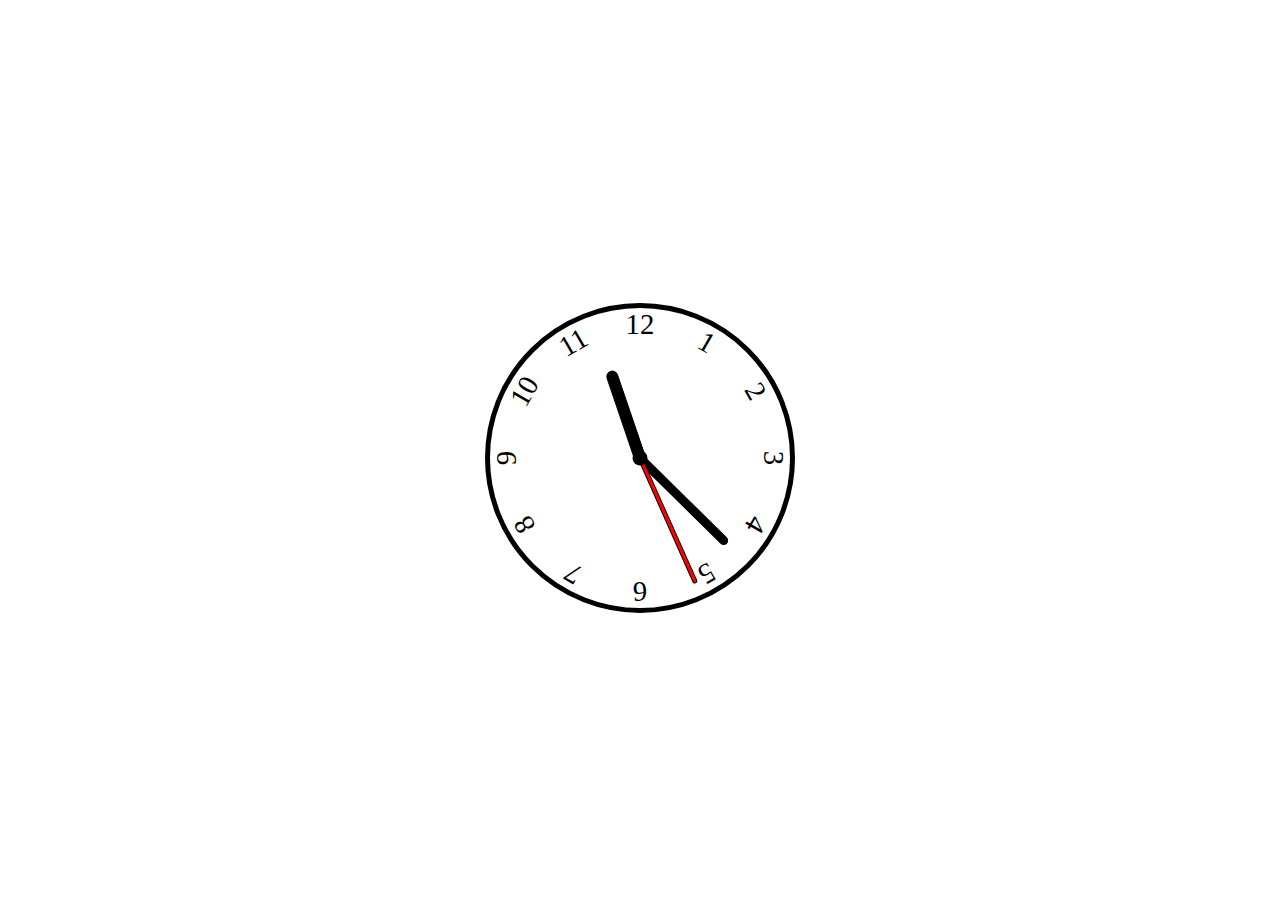
<file: small_projects_for_beginners_using_Html-Css-Js/clock/index.html>
<!DOCTYPE html>
<html lang="en">
  <head>
    <meta charset="UTF-8" />
    <meta http-equiv="X-UA-Compatible" content="IE=edge" />
    <meta name="viewport" content="width=device-width, initial-scale=1.0" />
    <link rel="icon" href="tytol2.svg" type="image/x-icon" />
    <link rel="stylesheet" href="style1.css" />
    <title>Clock</title>
  </head>
  <body>
    <div class="clock">
      <div class="hand hour" data-hour-hand></div>
      <div class="hand minute" data-minute-hand></div>
      <div class="hand second" data-second-hand></div>
      <div class="number number1">1</div>
      <div class="number number2">2</div>
      <div class="number number3">3</div>
      <div class="number number4">4</div>
      <div class="number number5">5</div>
      <div class="number number6">6</div>
      <div class="number number7">7</div>
      <div class="number number8">8</div>
      <div class="number number9">9</div>
      <div class="number number10">10</div>
      <div class="number number11">11</div>
      <div class="number number12">12</div>
    </div>
    <script src="main.js"></script>
  </body>
</html>
</file>
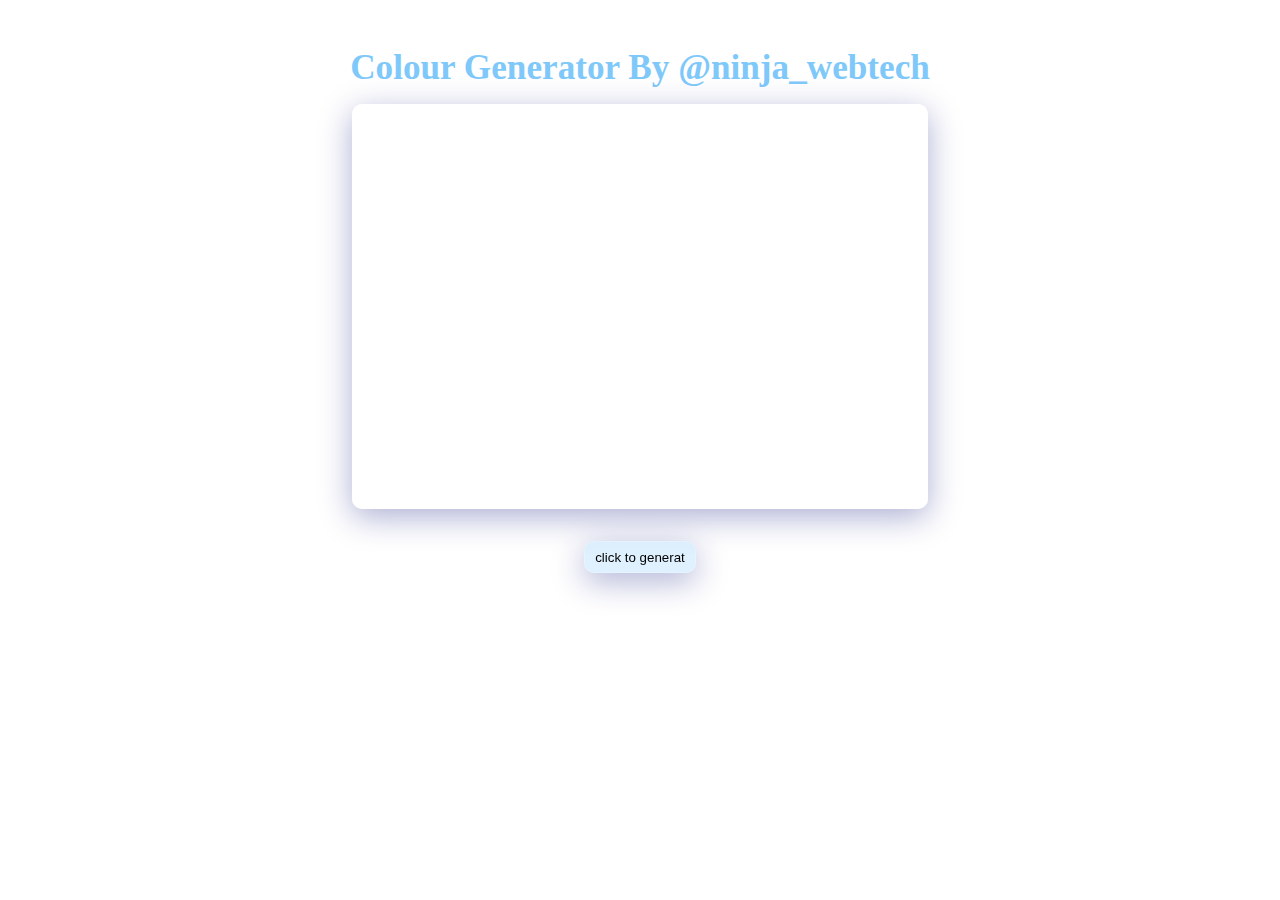
<file: small_projects_for_beginners_using_Html-Css-Js/color genreter/index.html>
<!DOCTYPE html>
<html lang="en">
<head>
    <meta charset="UTF-8">
    <meta http-equiv="X-UA-Compatible" content="IE=edge">
    <meta name="viewport" content="width=device-width, initial-scale=1.0">
    <link rel="stylesheet" href="css/style.css">
    
    <title>colours generator</title>
</head>
<body>
    <h1>Colour Generator By @ninja_webtech</h1>
    <div id="colordiv">

    </div>
    <button id="btn">click to generat</button>
    <script src="js/app.js"></script>
</body>
</html>
</file>
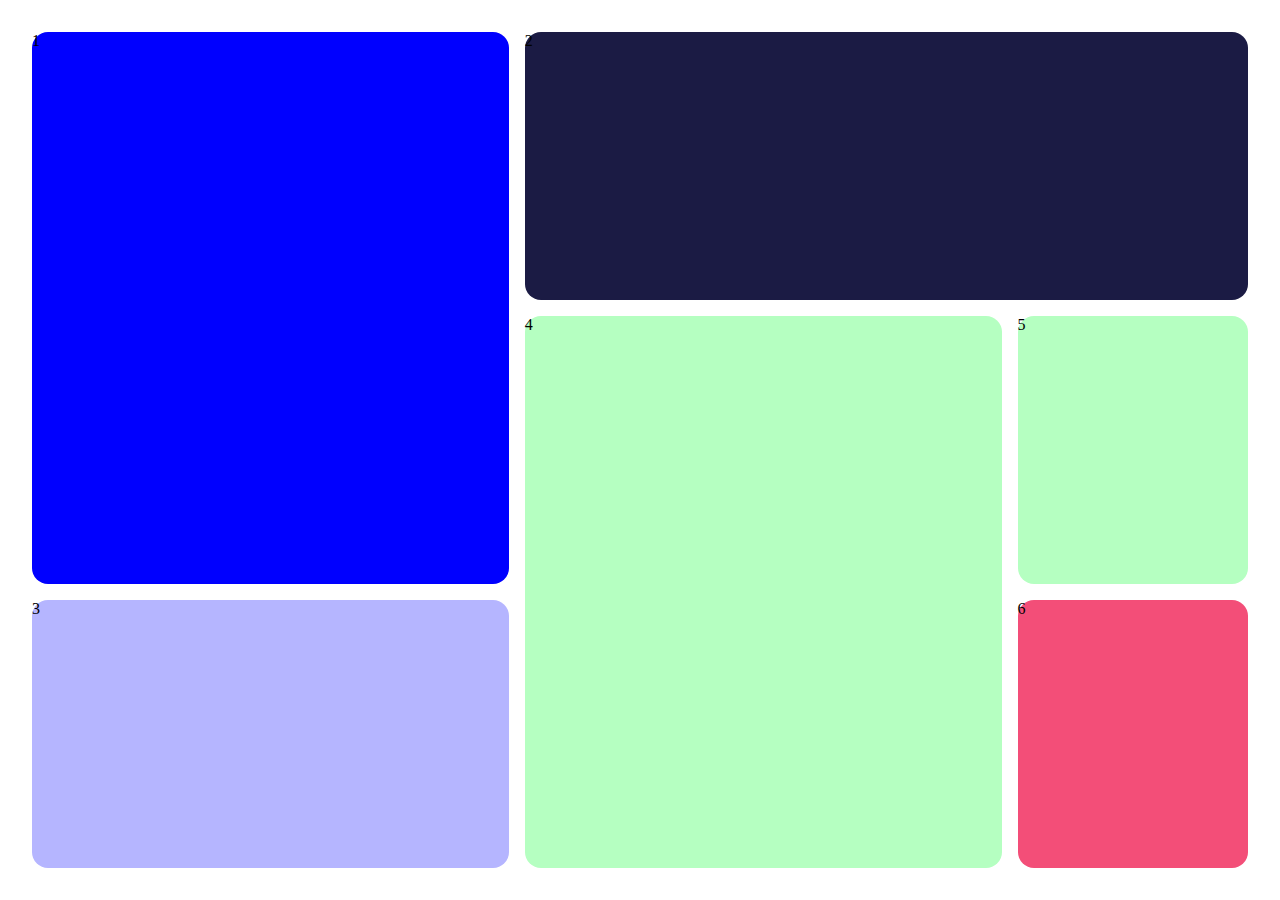
<file: small_projects_for_beginners_using_Html-Css-Js/css grid practice project/index.html>
<!DOCTYPE html>
<html lang="en">
  <head>
    <meta charset="UTF-8" />
    <meta http-equiv="X-UA-Compatible" content="IE=edge" />
    <meta name="viewport" content="width=device-width, initial-scale=1.0" />
    <link rel="stylesheet" href="style.css" />
    <title>css grid practice project</title>
  </head>
  <body>
    <div class="grid">
      <div class="item item1">1</div>
      <div class="item item2">2</div>
      <div class="item item3">3</div>
      <div class="item item4">4</div>
      <div class="item item5">5</div>
      <div class="item item6">6</div>
      <!-- <div class="item item7">7</div>
        <div class="item item8">8</div>
        <div class="item item9">9</div>
        <div class="item item10">10</div>
        <div class="item item11">11</div>
        <div class="item item12">12</div>
        <div class="item item13">13</div>
        <div class="item item14">14</div>
        <div class="item item15">15</div> -->
    </div>
  </body>
</html>
</file>
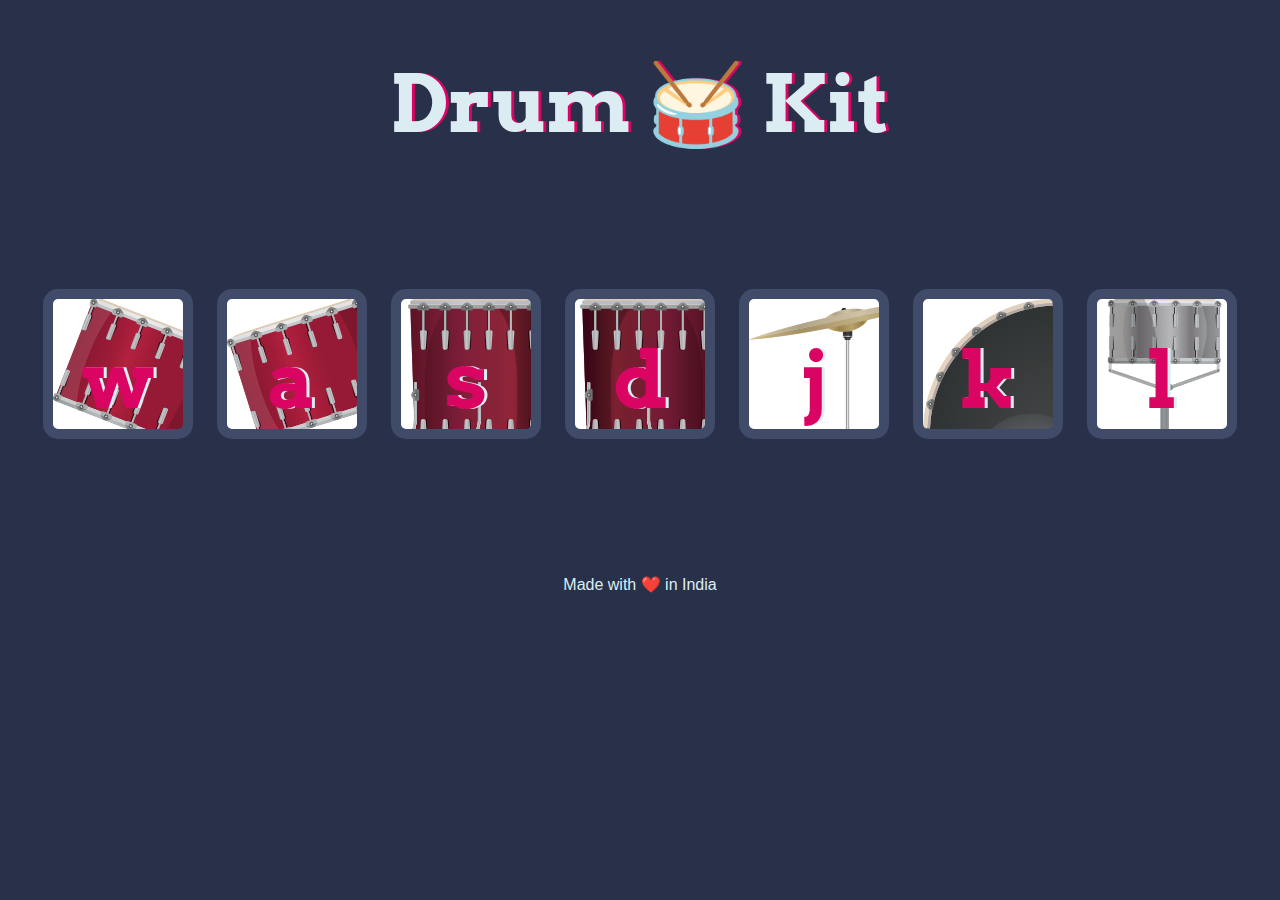
<file: small_projects_for_beginners_using_Html-Css-Js/Drum_Kit/index.html>
<!DOCTYPE html>
<html lang="en" dir="ltr">

<head>
  <meta charset="utf-8">
  <title>Drum Kit</title>
  <link rel="stylesheet" href="styles.css">
  <link href="https://fonts.googleapis.com/css?family=Arvo" rel="stylesheet">
</head>

<body>

  <h1 id="title">Drum 🥁 Kit</h1>
  <div class="set">
    <button class="w drum classname">w</button>
    <button class="a drum classname">a</button>
    <button class="s drum classname">s</button>
    <button class="d drum classname">d</button>
    <button class="j drum classname">j</button>
    <button class="k drum classname">k</button>
    <button class="l drum classname">l</button>
  </div>


  <footer>
    Made with ❤️ in India
  </footer>
  <script src="index.js"></script>
</body>

</html>
</file>
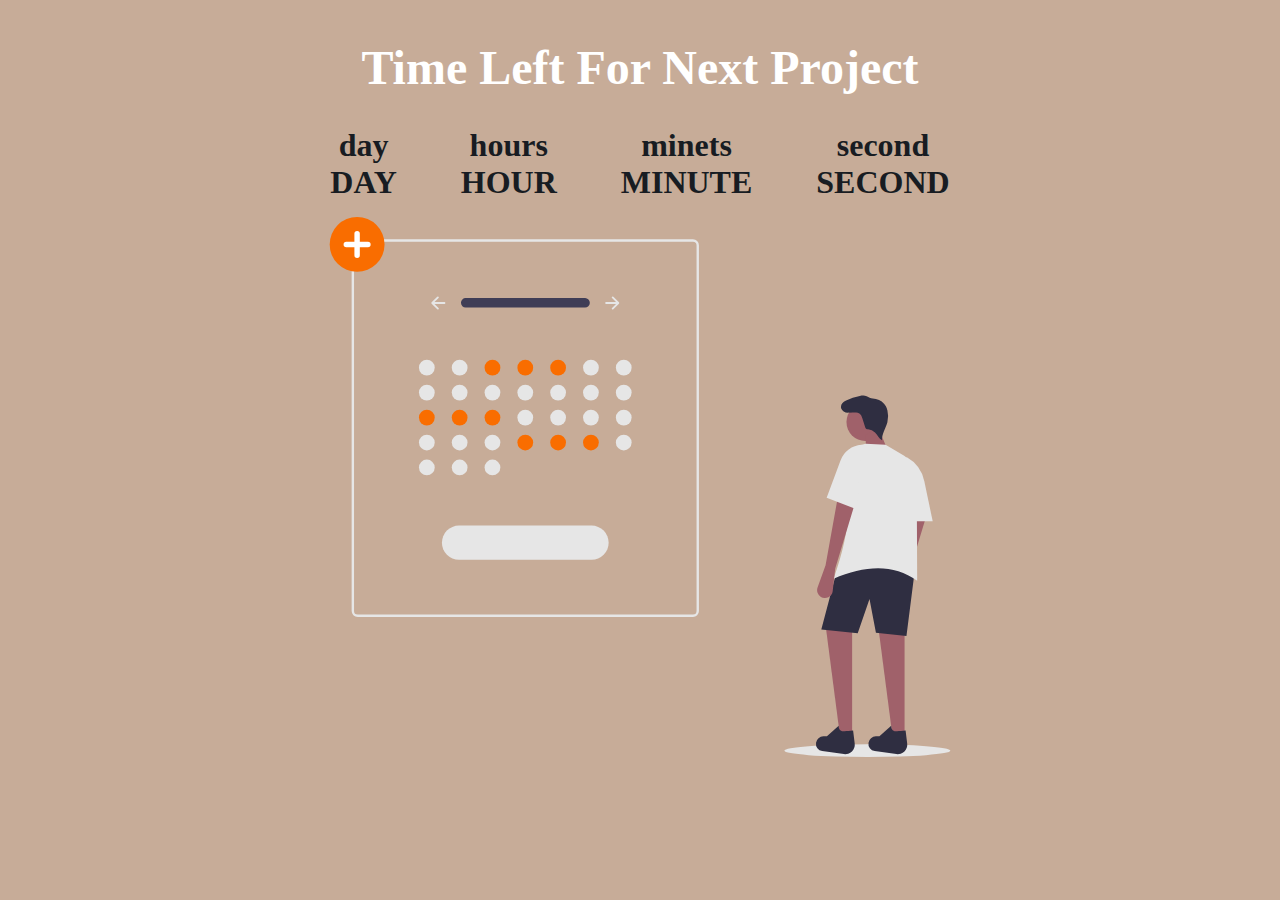
<file: small_projects_for_beginners_using_Html-Css-Js/project time management/index.html>
<!DOCTYPE html>
<html lang="en">
<head>
    <meta charset="UTF-8">
    <meta http-equiv="X-UA-Compatible" content="IE=edge">
    <meta name="viewport" content="width=device-width, initial-scale=1.0">
    <title>Dead line</title>
    <link rel = "icon" href ="tytol.svg" type = "image/x-icon">
    <link rel="stylesheet" href="style.css">
</head>
<body>
    <section>
            <div>
                <h1>Time left for Next Project</h1>
            </div>
            <div class="main-time">
            <div>
                <h3 class="day">day</h3>
                <h3>DAY</h3>

            </div>
            <div>
                <h3 class="hours">hours</h3>
                <h3>HOUR</h3>

            </div>
            <div>
                <h3 class="minets">minets</h3>
                <h3>MINUTE</h3>

            </div>
            <div>
                <h3 class="second">second</h3>
                <h3>SECOND</h3>

            </div>
        </div>
            <figure>
                <img src="main2.svg" alt="main image">
            </figure>
    </section>
    <script src="app.js"></script>
</body>
</html>
</file>
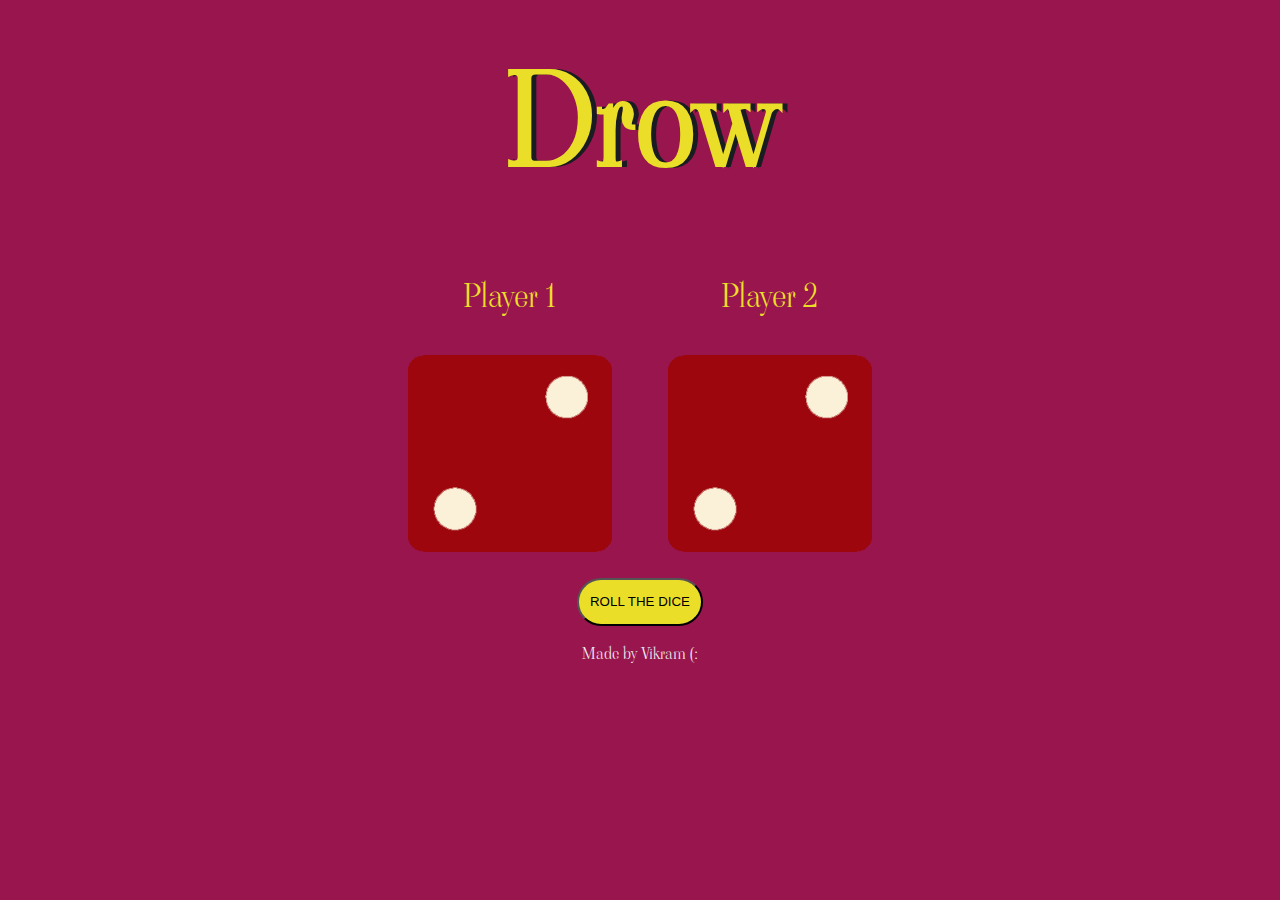
<file: small_projects_for_beginners_using_Html-Css-Js/Dicee Game/dicee.html>
<!DOCTYPE html>
<html lang="en" dir="ltr">
  <head>
    <meta charset="utf-8">
    <title>Dicee</title>
    <link rel="stylesheet" href="styles.css">
    <link rel = "icon" href ="images/di.png" type = "image/x-icon">
  </head>
  <body>

    <div class="container">
      <h1>Refresh Me</h1>

      <div class="dice">
        <p>Player 1</p>
        <img class="img1 image360" src="images/dice6.png">
      </div>
      
      <div class="dice">
        <p>Player 2</p>
        <img class="img2 image360" src="images/dice6.png">
      </div>

    </div>

    <button type="submit" onClick="refreshPage()">roll the dice</button>
<script src="main.js"></script>
  </body>

  <footer>
   Made by Vikram (: 
  </footer>
</html>
</file>
<file: small_projects_for_beginners_using_Html-Css-Js/clock/style1.css>
body {
  background: #ffffff;
  display: flex;
  justify-content: center;
  align-items: center;
  min-height: 100vh;
  overflow: hidden;
}

.clock {
  width: 300px;
  height: 300px;
  background: transparent;
  border-radius: 50%;
  border: 5px solid black;
  position: relative;
}

.clock .number {
  --rotation: 0;
  position: absolute;
  width: 100%;
  height: 100%;
  text-align: center;
  transform: rotate(var(--rotation));
  font-size: 1.8rem;
}

.clock .number1 {
  --rotation: 30deg;
}
.clock .number2 {
  --rotation: 60deg;
}
.clock .number3 {
  --rotation: 90deg;
}
.clock .number4 {
  --rotation: 120deg;
}
.clock .number5 {
  --rotation: 150deg;
}
.clock .number6 {
  --rotation: 180deg;
}
.clock .number7 {
  --rotation: 210deg;
}
.clock .number8 {
  --rotation: 240deg;
}
.clock .number9 {
  --rotation: 270deg;
}
.clock .number10 {
  --rotation: 300deg;
}
.clock .number11 {
  --rotation: 330deg;
}

.clock .hand {
  --rotation: 0;
  position: absolute;
  bottom: 50%;
  left: 50%;
  border: 1px solid rgb(0, 0, 0);
  border-top-left-radius: 10px;
  border-top-right-radius: 10px;
  transform-origin: bottom;
  z-index: 10;
  transform: translateX(-50%) rotate(calc(var(--rotation) * 1deg));
}

.clock::after {
  content: "";
  position: absolute;
  background-color: black;
  z-index: 11;
  width: 15px;
  height: 15px;
  top: 50%;
  left: 50%;
  transform: translate(-50%, -50%);
  border-radius: 50%;
}

.clock .hand.second {
  width: 3px;
  height: 45%;
  background-color: red;
}

.clock .hand.minute {
  width: 7px;
  height: 40%;
  background-color: black;
}

.clock .hand.hour {
  width: 10px;
  height: 30%;
  background-color: black;
}
</file>
<file: small_projects_for_beginners_using_Html-Css-Js/color genreter/css/style.css>
* {
  padding: 0;
  margin: 0;
  -webkit-box-sizing: border-box;
          box-sizing: border-box;
}

body {
  background-color: white;
  display: -webkit-box;
  display: -ms-flexbox;
  display: flex;
  -webkit-box-align: center;
      -ms-flex-align: center;
          align-items: center;
  -webkit-box-pack: center;
      -ms-flex-pack: center;
          justify-content: center;
  -webkit-box-orient: vertical;
  -webkit-box-direction: normal;
      -ms-flex-direction: column;
          flex-direction: column;
}

h1 {
  margin-top: 3rem;
  font-size: 2.2rem;
  font-weight: 900;
  color: #7fc9fa;
}

#colordiv {
  margin-top: 1rem;
  height: 45vh;
  width: 45%;
  background: rgba(255, 255, 255, 0.25);
  -webkit-box-shadow: 0 8px 32px 0 rgba(31, 38, 135, 0.37);
          box-shadow: 0 8px 32px 0 rgba(31, 38, 135, 0.37);
  backdrop-filter: blur(4px);
  -webkit-backdrop-filter: blur(4px);
  border-radius: 10px;
  border: 1px solid rgba(255, 255, 255, 0.18);
}

button {
  cursor: pointer;
  margin-top: 2rem;
  background: rgba(127, 201, 250, 0.25);
  -webkit-box-shadow: 0 8px 32px 0 rgba(31, 38, 135, 0.37);
          box-shadow: 0 8px 32px 0 rgba(31, 38, 135, 0.37);
  backdrop-filter: blur(5px);
  -webkit-backdrop-filter: blur(5px);
  border-radius: 10px;
  border: 1px solid rgba(255, 255, 255, 0.18);
  width: 7rem;
  height: 2rem;
}
/*# sourceMappingURL=style.css.map */
</file>
<file: small_projects_for_beginners_using_Html-Css-Js/css grid practice project/style.css>
* {
  margin: 0;
  padding: 0;
  box-sizing: border-box;
}
.grid {
  display: grid;
  grid-template-columns: repeat(5, 1fr);
  grid-template-rows: repeat(3, 1fr);
  height: 100vh;
  grid-gap: 1rem;
  padding: 2rem;
}
.item {
  background-color: aquamarine;
  border-radius: 1rem;
}
.item1 {
  grid-row-start: 1;
  grid-row-end: 3;
  grid-column-start: 1;
  grid-column-end: 3;
  background-color: blue;
}
.item2 {
  grid-row-start: 1;
  grid-row-end: 2;
  grid-column-start: 3;
  grid-column-end: 6;
  background-color: rgb(27, 27, 68);
}
.item3 {
  grid-row: 3/4;
  grid-column: 1/3;
  background-color: rgb(181, 181, 255);
}
.item4 {
  grid-row: 2/4;
  grid-column: 3/5;
  background-color: rgb(181, 255, 193);
}
.item5 {
  grid-row: 2/3;
  grid-column: 5/6;
  background-color: rgb(181, 255, 193);
}
.item6 {
  grid-row: 3/4;
  grid-column: 5/6;
  background-color: rgb(243, 78, 120);
}

@media only screen and (max-width: 992px) {
  .grid {
    height: 200vh;
    display: grid;
    grid-template-columns: repeat(5, 1fr);
    grid-template-rows: repeat(4, 1fr);
  }

  .item4 {
    grid-row: 2/4;
    grid-column: 3/6;
    background-color: rgb(181, 255, 193);
  }
  .item5 {
    grid-row: 4/5;
    grid-column: 1/3;
    background-color: rgb(181, 255, 193);
  }
  .item6 {
    grid-row: 4/5;
    grid-column: 3/6;
    background-color: rgb(243, 78, 120);
  }
}

@media only screen and (max-width: 768px) {
  .grid {
    display: grid;
    height: 200vh;
    grid-template-columns: repeat(2, 1fr);
    grid-template-rows: repeat(6, 1fr);
  }
  .item3 {
    grid-row: 3/4;
    grid-column: 1/3;
    background-color: rgb(181, 181, 255);
  }
  .item1 {
    grid-row: 1/2;
    grid-column: 1/3;
    background-color: rgb(33, 240, 222);
  }
  .item2 {
    grid-row: 2/3;
    grid-column: 1/3;
    background-color: rgb(28, 28, 51);
  }
  .item4 {
    grid-row: 4/5;
    grid-column: 1/3;
    background-color: rgb(181, 255, 193);
  }
  .item5 {
    grid-row: 5/6;
    grid-column: 1/3;
    background-color: rgb(181, 255, 193);
  }
  .item6 {
    grid-row: 6/7;
    grid-column: 1/3;
    background-color: rgb(243, 78, 120);
  }
}
</file>
<file: small_projects_for_beginners_using_Html-Css-Js/Drum_Kit/styles.css>
body {
  text-align: center;
  background-color: #283149;
}

h1 {
  font-size: 5rem;
  color: #dbedf3;
  font-family: "Arvo", cursive;
  text-shadow: 3px 0 #da0463;
}

footer {
  color: #dbedf3;
  font-family: sans-serif;
}

.w {
  background-image: url("images/tom1.png");
}

.a {
  background-image: url("images/tom2.png");
}

.s {
  background-image: url("images/tom3.png");
}

.d {
  background-image: url("images/tom4.png");
}

.j {
  background-image: url("images/crash.png");
}

.k {
  background-image: url("images/kick.png");
}

.l {
  background-image: url("images/snare.png");
}

.set {
  margin: 10% auto;
}

.game-over {
  background-color: red;
  opacity: 0.8;
}

.pressed {
  box-shadow: 0 3px 4px 0 #dbedf3;
  opacity: 0.5;
}

.red {
  color: red;
}

.drum {
  outline: none;
  border: 10px solid #404b69;
  font-size: 5rem;
  font-family: "Arvo", cursive;
  line-height: 2;
  font-weight: 900;
  color: #da0463;
  text-shadow: 3px 0 #dbedf3;
  border-radius: 15px;
  display: inline-block;
  width: 150px;
  height: 150px;
  text-align: center;
  margin: 10px;
  background-color: white;
}
</file>
<file: small_projects_for_beginners_using_Html-Css-Js/project time management/style.css>
*{
    padding: 0;
    box-sizing: border-box;
}

body{
    background-color: #c7ac98;
}
section{
    display: flex;
    align-items: center;
    justify-content: center;
    flex-direction: column;
}
h1{
    font-size: 3rem;
    color: #ffffff;
    text-transform: capitalize;
}
figure img{
    width: 60vw;
    height: 60vh;
}
.main-time {
    display: flex;
    text-align: center;
    flex-direction: row;
}
.main-time h3 {
    color: #181c22;
    font-size: 2rem;
    margin:0 2rem 0 2rem ;
}
</file>
<file: small_projects_for_beginners_using_Html-Css-Js/Dicee Game/styles.css>
@import url("https://fonts.googleapis.com/css2?family=Viaoda+Libre&display=swap");
body {
  background-color: #99154e;
  font-family: "Viaoda Libre", cursive;
  overflow: hidden;
}

.container {
  width: 70%;
  margin: auto;
  text-align: center;
}

.dice {
  text-align: center;
  display: inline-block;
}

h1 {
  margin: 30px;
  text-shadow: 5px 0 #191c20;
  font-size: 8rem;
  color: #ebde29;
}

p {
  font-size: 2rem;
  color: #ebde29;
}

img {
  width: 80%;
}

button {
  width: 10%;
  height: 3rem;
  margin-left: 45%;
  margin-right: 45%;
  margin-top: 1rem;
  margin-bottom: 1rem;
  outline: none;
  border-radius: 20rem;
  background-color: #ebde29;
  text-transform: uppercase;
}
footer {
  color: #eeeeee;
  text-align: center;
}

.image360 {
  -webkit-animation-name: spin;
  -webkit-animation-duration: 0.6s;
  -webkit-animation-iteration-count: 1;
  -webkit-animation-timing-function: linear;

  -moz-animation-name: spin;
  -moz-animation-duration: 0.6s;
  -moz-animation-iteration-count: 1;
  -moz-animation-timing-function: linear;

  -ms-animation-name: spin;
  -ms-animation-duration: 0.6s;
  -ms-animation-iteration-count: 1;
  -ms-animation-timing-function: linear;

  animation-name: spin;
  animation-duration: 0.6s;
  animation-iteration-count: 1;
  animation-timing-function: linear;
}

@-moz-keyframes spin {
  from {
    -moz-transform: rotate(0deg);
  }
  to {
    -moz-transform: rotate(360deg);
  }
}

@-webkit-keyframes spin {
  from {
    -webkit-transform: rotate(0deg);
  }
  to {
    -webkit-transform: rotate(360deg);
  }
}
@keyframes spin {
  from {
    transform: rotate(0deg);
  }
  to {
    transform: rotate(360deg);
  }
}
</file>
